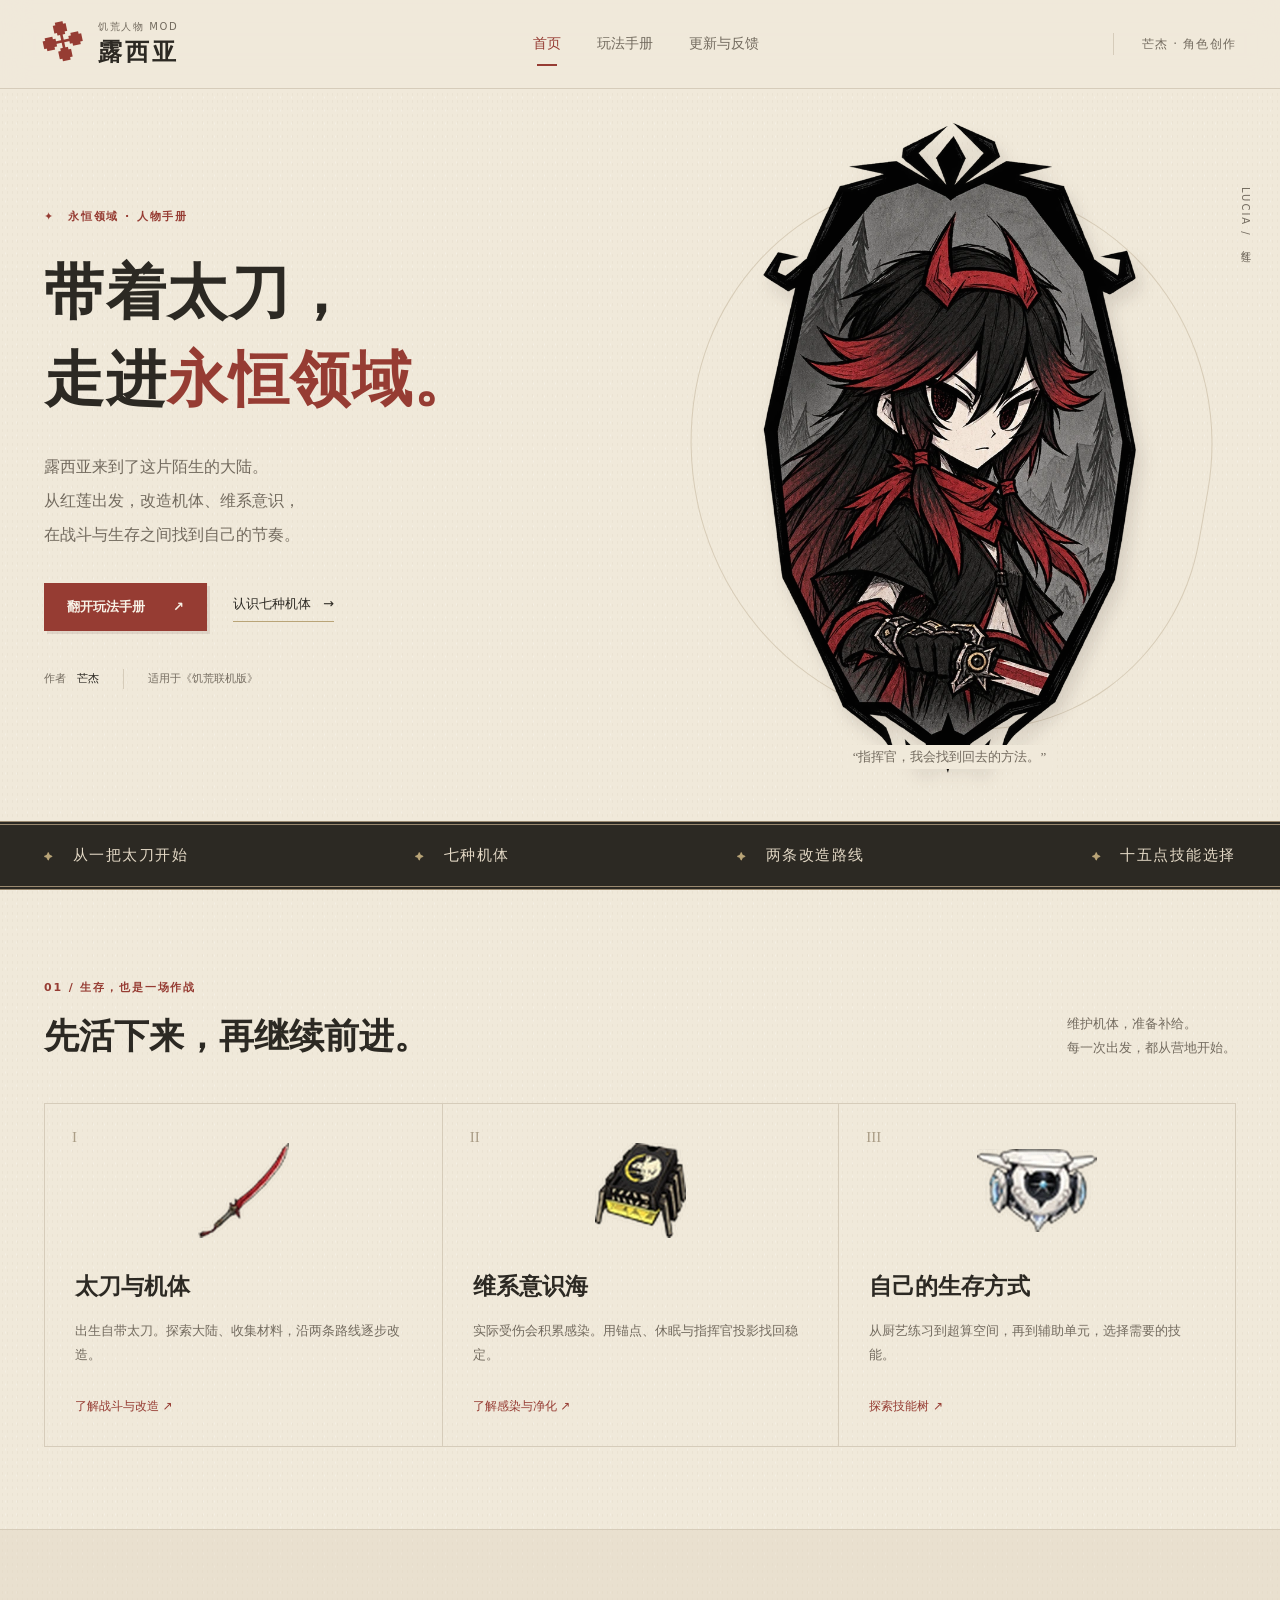
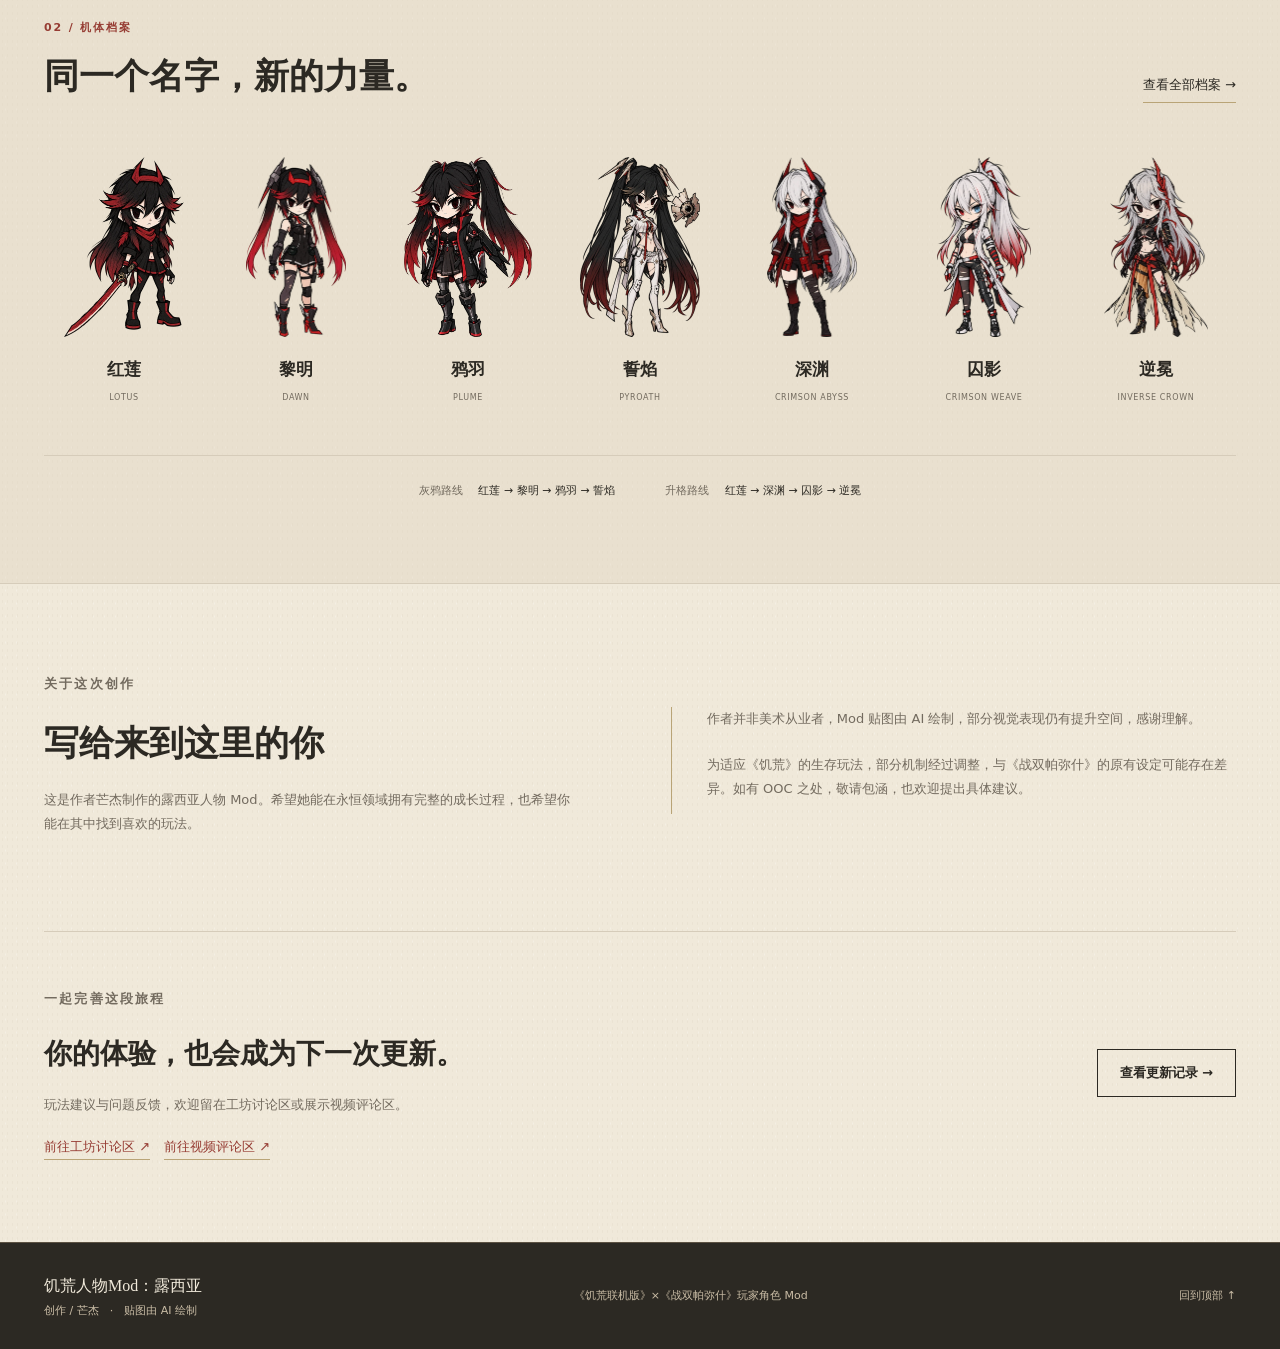
<file: index.html>
<!doctype html>
<html lang="zh-CN">
<head>
  <meta charset="utf-8">
  <meta name="viewport" content="width=device-width, initial-scale=1">
  <meta name="description" content="芒杰制作的饥荒露西亚人物 Mod。了解七种机体、双线改造、技能树、感染机制与物品配方。">
  <meta name="theme-color" content="#282420">
  <title>饥荒人物Mod：露西亚 · 芒杰</title>
  <link rel="icon" href="assets/favicon.webp">
  <link rel="stylesheet" href="style.css">
  <script defer src="data.js"></script>
  <script defer src="app.js"></script>
</head>
<body data-page="home">
  <a class="skip-link" href="#main">跳到正文</a>
  <header class="site-header" id="site-header"></header>
  <main id="main">
    <section class="hero wrap">
      <div class="hero-copy">
        <p class="eyebrow"><span class="small-cross">✦</span> 永恒领域 · 人物手册</p>
        <h1>带着太刀，<br>走进<span>永恒领域。</span></h1>
        <p class="hero-description">露西亚来到了这片陌生的大陆。<br>从红莲出发，改造机体、维系意识，<br>在战斗与生存之间找到自己的节奏。</p>
        <div class="hero-actions"><a class="button primary" href="guide.html">翻开玩法手册 <span>↗</span></a><a class="text-link" href="guide.html#frames">认识七种机体 <span>→</span></a></div>
        <div class="hero-meta"><span>作者 <strong>芒杰</strong></span><span>适用于《饥荒联机版》</span></div>
      </div>
      <div class="hero-art"><span class="art-label">LUCIA / 红莲</span><img src="assets/hero.webp" alt="露西亚红莲手握太刀的手绘风格立绘" fetchpriority="high"><span class="art-caption">“指挥官，我会找到回去的方法。”</span></div>
    </section>
    <div class="chapter-strip"><div class="wrap strip-inner"><span>从一把太刀开始</span><span>七种机体</span><span>两条改造路线</span><span>十五点技能选择</span></div></div>
    <section class="section wrap" aria-labelledby="journey-title">
      <div class="section-heading"><div><p class="eyebrow">01 / 生存，也是一场作战</p><h2 id="journey-title">先活下来，再继续前进。</h2></div><p>维护机体，准备补给。<br>每一次出发，都从营地开始。</p></div>
      <div class="feature-grid">
        <a class="feature" href="guide.html#start"><span class="feature-num">I</span><img src="assets/item-lucia_katana.webp" alt="太刀" loading="lazy"><h3>太刀与机体</h3><p>出生自带太刀。探索大陆、收集材料，沿两条路线逐步改造。</p><span class="feature-link">了解战斗与改造 ↗</span></a>
        <a class="feature" href="guide.html#infection"><span class="feature-num">II</span><img src="assets/item-lucia_anchor.webp" alt="意识锚点" loading="lazy"><h3>维系意识海</h3><p>实际受伤会积累感染。用锚点、休眠与指挥官投影找回稳定。</p><span class="feature-link">了解感染与净化 ↗</span></a>
        <a class="feature" href="guide.html#skills"><span class="feature-num">III</span><img src="assets/item-lucia_drone.webp" alt="辅助机" loading="lazy"><h3>自己的生存方式</h3><p>从厨艺练习到超算空间，再到辅助单元，选择需要的技能。</p><span class="feature-link">探索技能树 ↗</span></a>
      </div>
    </section>
    <section class="forms-teaser section" aria-labelledby="forms-title"><div class="wrap"><div class="section-heading"><div><p class="eyebrow">02 / 机体档案</p><h2 id="forms-title">同一个名字，新的力量。</h2></div><a class="text-link" href="guide.html#frames">查看全部档案 →</a></div><div id="home-forms" class="home-forms"></div><div class="route-caption"><span>灰鸦路线 <b>红莲 → 黎明 → 鸦羽 → 誓焰</b></span><span>升格路线 <b>红莲 → 深渊 → 囚影 → 逆冕</b></span></div></div></section>
    <section class="section wrap" aria-labelledby="notice-title"><div class="notice-panel"><div><p class="eyebrow">关于这次创作</p><h2 id="notice-title">写给来到这里的你</h2><p>这是作者芒杰制作的露西亚人物 Mod。希望她能在永恒领域拥有完整的成长过程，也希望你能在其中找到喜欢的玩法。</p></div><div class="author-notes"><p>作者并非美术从业者，Mod 贴图由 AI 绘制，部分视觉表现仍有提升空间，感谢理解。</p><p>为适应《饥荒》的生存玩法，部分机制经过调整，与《战双帕弥什》的原有设定可能存在差异。如有 OOC 之处，敬请包涵，也欢迎提出具体建议。</p></div></div></section>
    <section class="section wrap home-end"><div><p class="eyebrow">一起完善这段旅程</p><h2>你的体验，也会成为下一次更新。</h2><p>玩法建议与问题反馈，欢迎留在工坊讨论区或展示视频评论区。</p><div id="feedback-links" class="feedback-links"></div></div><a class="button outline" href="updates.html">查看更新记录 →</a></section>
  </main>
  <footer id="site-footer"></footer>
</body>
</html>
</file>
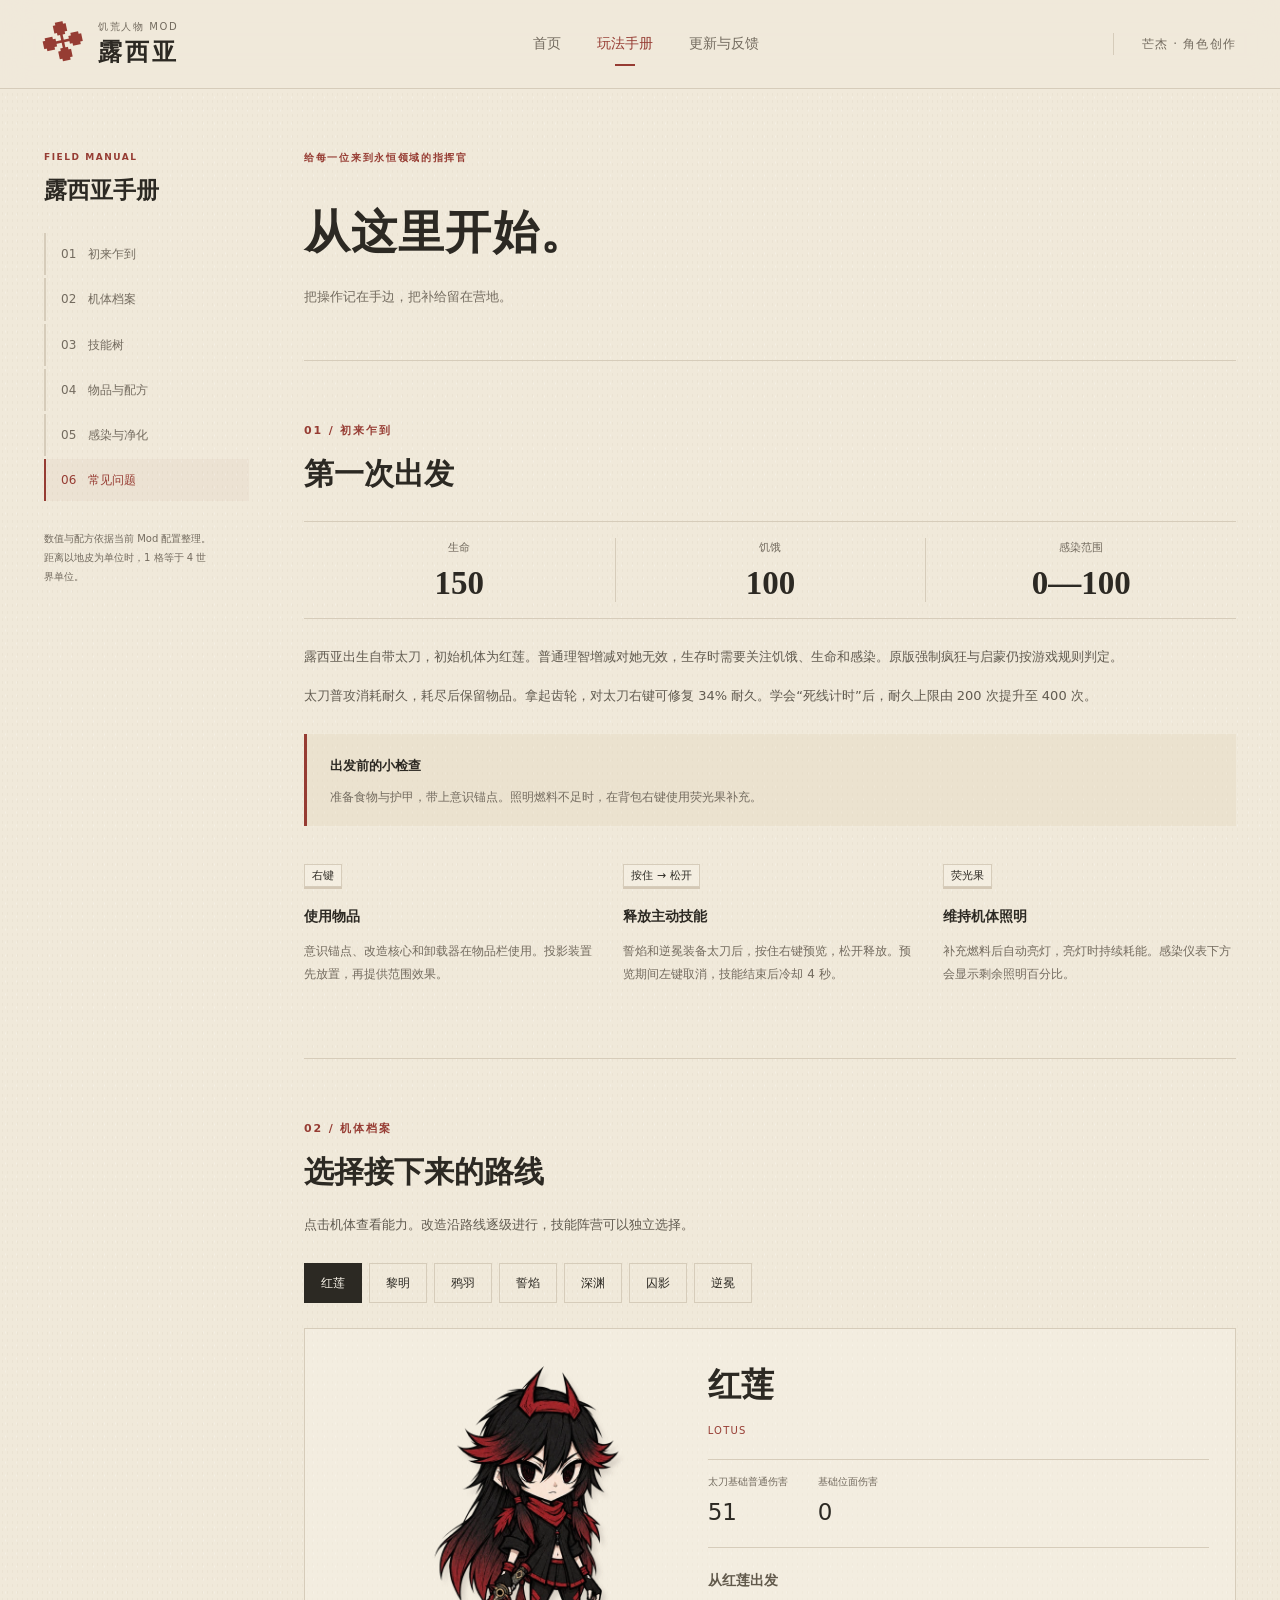
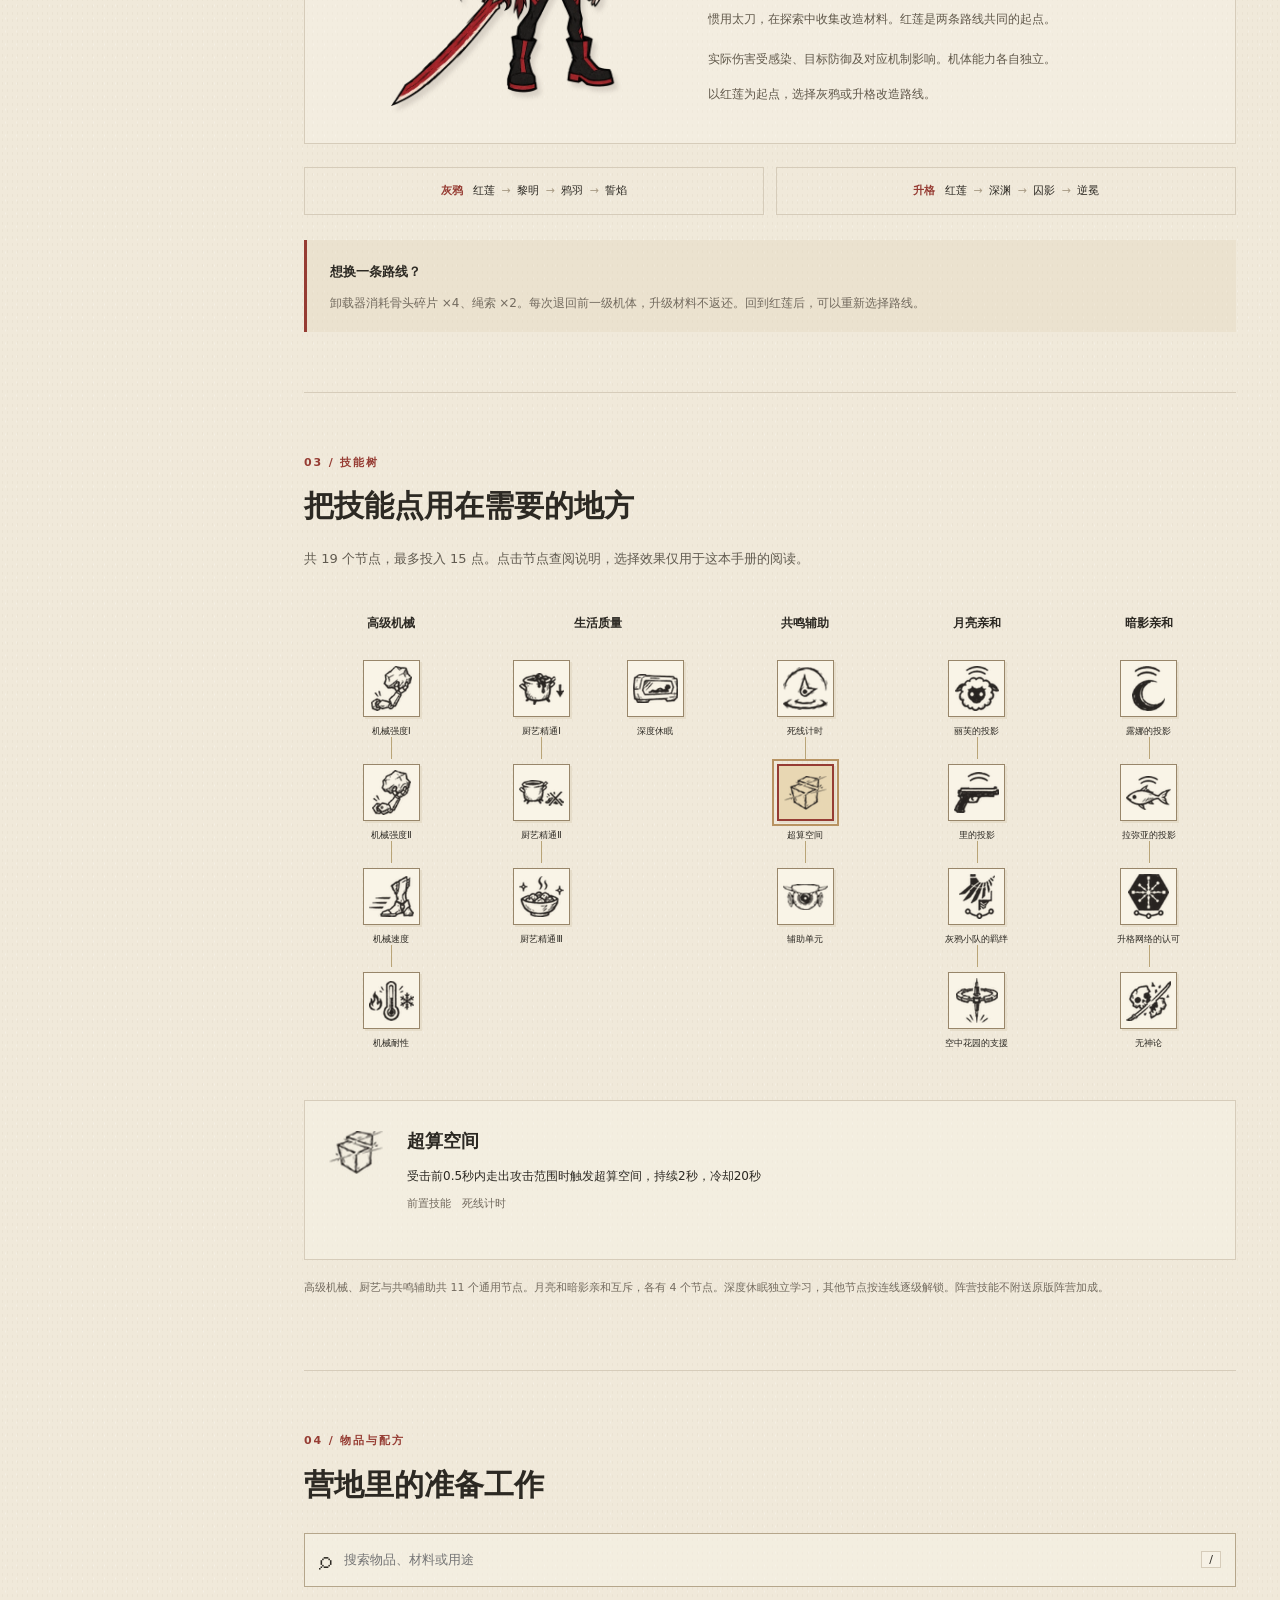
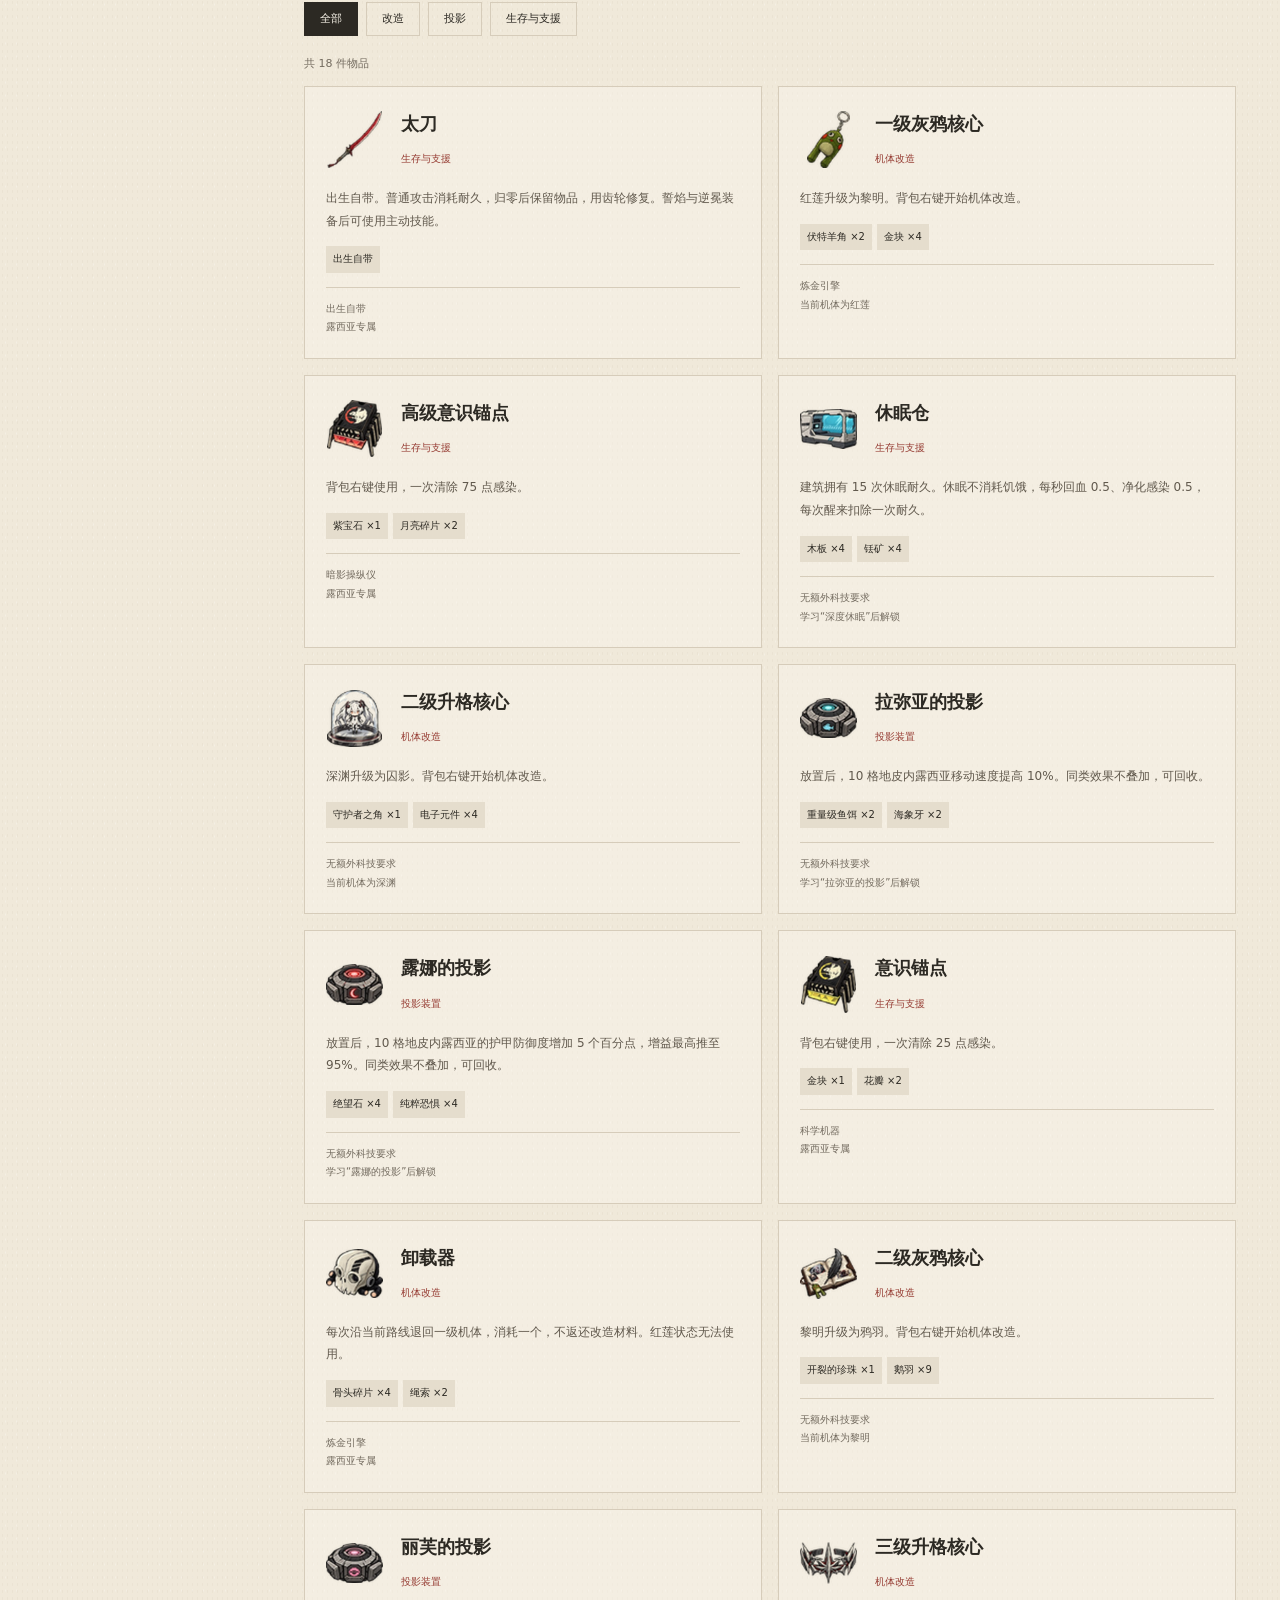
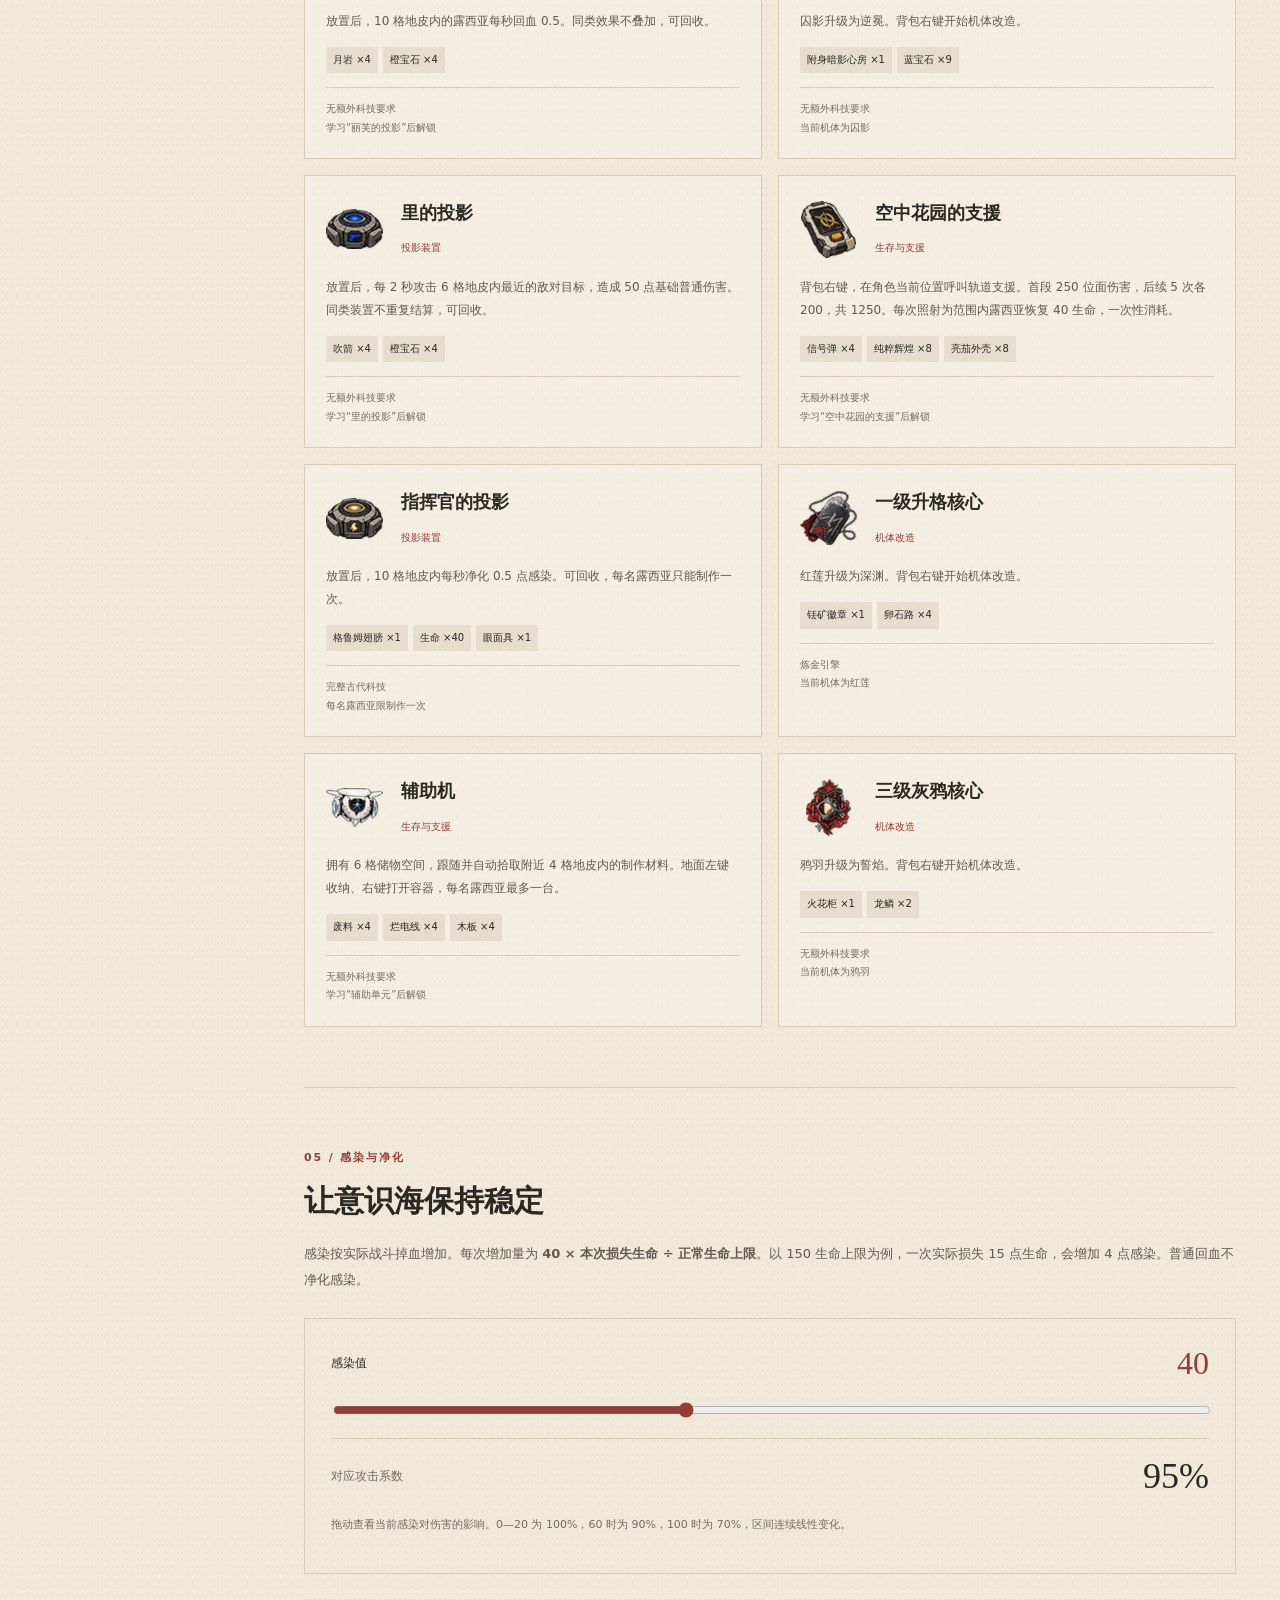
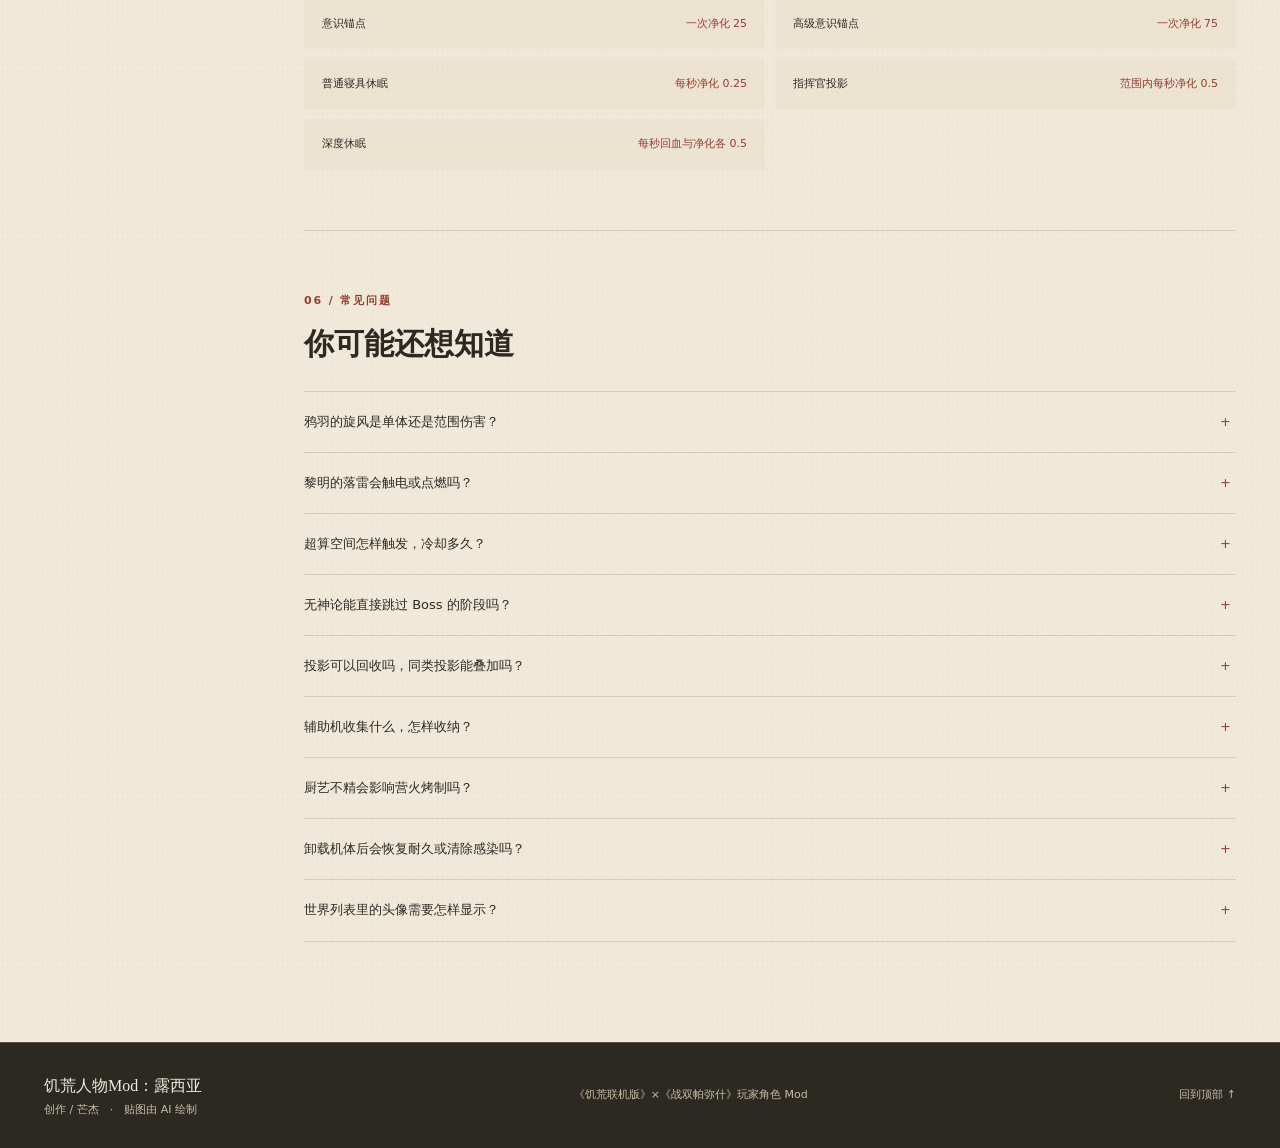
<file: guide.html>
<!doctype html>
<html lang="zh-CN">
<head>
  <meta charset="utf-8"><meta name="viewport" content="width=device-width, initial-scale=1">
  <meta name="description" content="露西亚 Mod 玩法手册。查询七机体属性、技能前置、物品配方、感染净化和操作方式。">
  <meta name="theme-color" content="#282420"><title>玩法手册 · 饥荒人物Mod：露西亚</title>
  <link rel="icon" href="assets/favicon.webp"><link rel="stylesheet" href="style.css"><script defer src="data.js"></script><script defer src="app.js"></script>
</head>
<body data-page="guide">
  <a class="skip-link" href="#main">跳到正文</a><header class="site-header" id="site-header"></header>
  <div class="guide-layout wrap">
    <aside class="guide-sidebar" aria-label="手册目录"><p class="eyebrow">FIELD MANUAL</p><h2>露西亚手册</h2><nav><a href="#start">01　初来乍到</a><a href="#frames">02　机体档案</a><a href="#skills">03　技能树</a><a href="#items">04　物品与配方</a><a href="#infection">05　感染与净化</a><a href="#faq">06　常见问题</a></nav><p class="sidebar-note">数值与配方依据当前 Mod 配置整理。距离以地皮为单位时，1 格等于 4 世界单位。</p></aside>
    <main id="main" class="guide-main">
      <div class="guide-title"><p class="eyebrow">给每一位来到永恒领域的指挥官</p><h1>从这里开始。</h1><p>把操作记在手边，把补给留在营地。</p></div>
      <section class="guide-section" id="start"><p class="eyebrow">01 / 初来乍到</p><h2>第一次出发</h2><div class="vital-stats"><div><span>生命</span><strong id="health-stat">150</strong></div><div><span>饥饿</span><strong id="hunger-stat">100</strong></div><div><span>感染范围</span><strong>0—100</strong></div></div><div class="prose"><p>露西亚出生自带太刀，初始机体为红莲。普通理智增减对她无效，生存时需要关注饥饿、生命和感染。原版强制疯狂与启蒙仍按游戏规则判定。</p><p>太刀普攻消耗耐久，耗尽后保留物品。拿起齿轮，对太刀右键可修复 34% 耐久。学会“死线计时”后，耐久上限由 200 次提升至 400 次。</p></div><div class="note"><strong>出发前的小检查</strong><p>准备食物与护甲，带上意识锚点。照明燃料不足时，在背包右键使用荧光果补充。</p></div><div class="operation-grid"><div><kbd>右键</kbd><h3>使用物品</h3><p>意识锚点、改造核心和卸载器在物品栏使用。投影装置先放置，再提供范围效果。</p></div><div><kbd>按住 → 松开</kbd><h3>释放主动技能</h3><p>誓焰和逆冕装备太刀后，按住右键预览，松开释放。预览期间左键取消，技能结束后冷却 4 秒。</p></div><div><kbd>荧光果</kbd><h3>维持机体照明</h3><p>补充燃料后自动亮灯，亮灯时持续耗能。感染仪表下方会显示剩余照明百分比。</p></div></div></section>
      <section class="guide-section" id="frames"><p class="eyebrow">02 / 机体档案</p><h2>选择接下来的路线</h2><p class="section-intro">点击机体查看能力。改造沿路线逐级进行，技能阵营可以独立选择。</p><div id="form-tabs" class="form-tabs" role="tablist" aria-label="选择机体"></div><div id="form-detail" class="form-detail" role="tabpanel" tabindex="0"></div><div class="route-map"><p><span>灰鸦</span>红莲 <i>→</i> 黎明 <i>→</i> 鸦羽 <i>→</i> 誓焰</p><p><span>升格</span>红莲 <i>→</i> 深渊 <i>→</i> 囚影 <i>→</i> 逆冕</p></div><div class="note"><strong>想换一条路线？</strong><p>卸载器消耗骨头碎片 ×4、绳索 ×2。每次退回前一级机体，升级材料不返还。回到红莲后，可以重新选择路线。</p></div></section>
      <section class="guide-section" id="skills"><p class="eyebrow">03 / 技能树</p><h2>把技能点用在需要的地方</h2><p class="section-intro">共 19 个节点，最多投入 15 点。点击节点查阅说明，选择效果仅用于这本手册的阅读。</p><div class="skill-scroll"><div id="skill-tree" class="skill-tree"></div></div><div id="skill-detail" class="skill-detail" aria-live="polite"></div><p class="fine-print">高级机械、厨艺与共鸣辅助共 11 个通用节点。月亮和暗影亲和互斥，各有 4 个节点。深度休眠独立学习，其他节点按连线逐级解锁。阵营技能不附送原版阵营加成。</p></section>
      <section class="guide-section" id="items"><p class="eyebrow">04 / 物品与配方</p><h2>营地里的准备工作</h2><div class="item-controls"><label class="search-box"><span aria-hidden="true">⌕</span><input id="item-search" type="search" placeholder="搜索物品、材料或用途" aria-label="搜索物品、材料或用途"><kbd>/</kbd></label><div class="filter-tabs" role="group" aria-label="物品类别"><button class="active" type="button" data-filter="all" aria-pressed="true">全部</button><button type="button" data-filter="core" aria-pressed="false">改造</button><button type="button" data-filter="projection" aria-pressed="false">投影</button><button type="button" data-filter="survival" aria-pressed="false">生存与支援</button></div></div><p id="item-count" class="fine-print" aria-live="polite"></p><div id="item-grid" class="item-grid"></div><p id="empty-search" class="empty-search" hidden>还没有找到这件物品，试试它的名称或制作材料。</p></section>
      <section class="guide-section" id="infection"><p class="eyebrow">05 / 感染与净化</p><h2>让意识海保持稳定</h2><div class="prose"><p>感染按实际战斗掉血增加。每次增加量为 <strong>40 × 本次损失生命 ÷ 正常生命上限</strong>。以 150 生命上限为例，一次实际损失 15 点生命，会增加 4 点感染。普通回血不净化感染。</p></div><div class="infection-demo"><label for="infection-range">感染值 <output id="infection-value">40</output></label><input id="infection-range" type="range" min="0" max="100" value="40"><div class="infection-result"><span>对应攻击系数</span><strong id="infection-multiplier">95%</strong></div><p class="fine-print">拖动查看当前感染对伤害的影响。0—20 为 100%，60 时为 90%，100 时为 70%，区间连续线性变化。</p></div><div class="recovery-grid"><div><strong>意识锚点</strong><span>一次净化 25</span></div><div><strong>高级意识锚点</strong><span>一次净化 75</span></div><div><strong>普通寝具休眠</strong><span>每秒净化 0.25</span></div><div><strong>指挥官投影</strong><span>范围内每秒净化 0.5</span></div><div><strong>深度休眠</strong><span>每秒回血与净化各 0.5</span></div></div></section>
      <section class="guide-section" id="faq"><p class="eyebrow">06 / 常见问题</p><h2>你可能还想知道</h2><div class="faq-list">
        <details><summary>鸦羽的旋风是单体还是范围伤害？</summary><p>旋风锁定并跟随触发它的目标，每跳同时伤害目标周围半格地皮内的可攻击单位，每个目标每跳 7 点基础普通伤害，最多 6 跳。锁定目标死亡后，旋风消散。</p></details>
        <details><summary>黎明的落雷会触电或点燃吗？</summary><p>黎明的追加落雷造成 20 点基础普通伤害。触电属性和点燃效果均未应用在这次追加伤害中。</p></details>
        <details><summary>超算空间怎样触发，冷却多久？</summary><p>学会技能后，在原生近战或范围攻击命中前的 0.5 秒内走出攻击范围，可触发持续 2 秒的超算空间，冷却从触发时开始计 20 秒。范围内生物活动速度降至 1/10，玩家保持正常速度。特殊 Boss 自定义攻击的触发需要单独适配。</p></details>
        <details><summary>无神论能直接跳过 Boss 的阶段吗？</summary><p>誓焰或逆冕的飞天斩／居合命中前，目标生命严格低于当前生命上限的 15%，且本次命中实际造成掉血时，可触发斩杀。结算遵循原版无敌、伤害上限、生命下限与强制转阶段规则。符合条件的目标进入血线时会短促闪暗红色。</p></details>
        <details><summary>投影可以回收吗，同类投影能叠加吗？</summary><p>指挥官和四种技能投影均可右键回收。同类投影效果不叠加。指挥官投影每名露西亚只能制作一次，回收后可以重新放置。</p></details>
        <details><summary>辅助机收集什么，怎样收纳？</summary><p>辅助机有 6 格储物空间，会拾取附近 4 格地皮内的制作材料。食材、料理、装备、武器和工具不会自动拾取。地面左键收纳，右键打开储物空间，每名露西亚最多持有一台。</p></details>
        <details><summary>厨艺不精会影响营火烤制吗？</summary><p>只影响露西亚在烹饪锅里制作的正常料理。初始有 10% 概率变成潮湿黏糊，成功料理的正回复为正常的 75%。厨艺Ⅰ降低失败概率，Ⅱ消除这项失败判定，Ⅲ恢复正回复效率。营火烤制按原版处理。</p></details>
        <details><summary>卸载机体后会恢复耐久或清除感染吗？</summary><p>卸载保留生命、饥饿、感染、照明燃料、技能点以及太刀耐久和冷却。机体专属的冰魄／辉光刻印会清空，改造材料不返还。红莲无法继续卸载，失败时不消耗卸载器。</p></details>
        <details><summary>世界列表里的头像需要怎样显示？</summary><p>当前本地安装包包含 lucia 与 lucia_frontend。前者在服务器模组中启用，后者作为客户端头像补丁启用，重新启动游戏后生效。正式工坊安装方式会在订阅入口确定后补充。</p></details>
      </div></section>
    </main>
  </div>
  <footer id="site-footer"></footer>
</body>
</html>
</file>
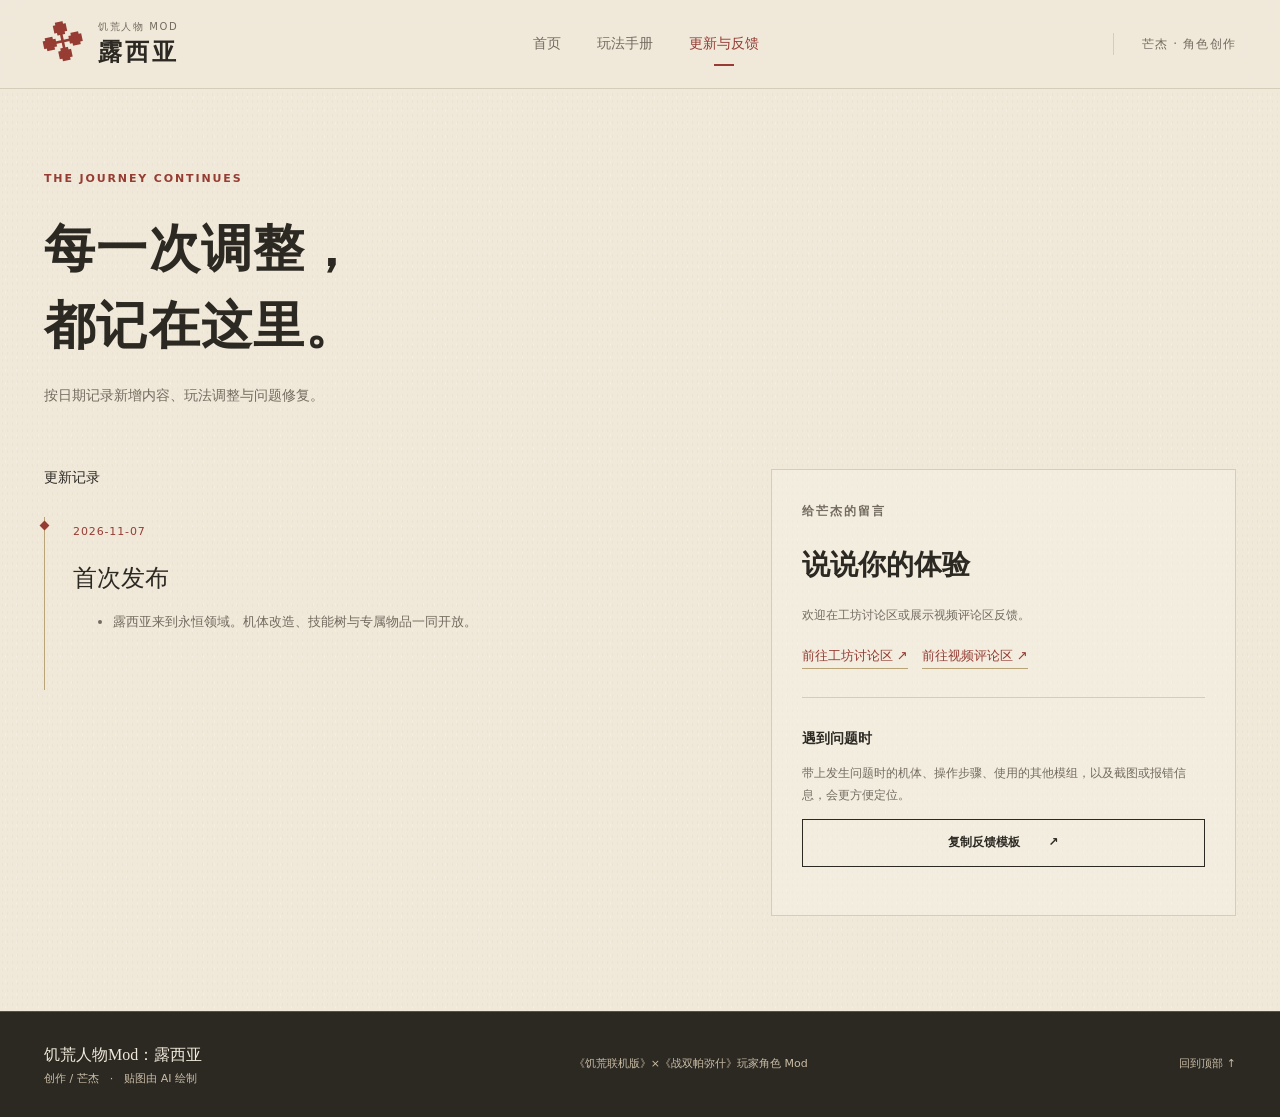
<file: updates.html>
<!doctype html>
<html lang="zh-CN">
<head><meta charset="utf-8"><meta name="viewport" content="width=device-width, initial-scale=1"><meta name="description" content="露西亚 Mod 按日期记录的更新与反馈入口。"><meta name="theme-color" content="#282420"><title>更新与反馈 · 饥荒人物Mod：露西亚</title><link rel="icon" href="assets/favicon.webp"><link rel="stylesheet" href="style.css"><script defer src="data.js"></script><script defer src="app.js"></script></head>
<body data-page="updates"><a class="skip-link" href="#main">跳到正文</a><header class="site-header" id="site-header"></header><main id="main" class="wrap updates-main"><p class="eyebrow">THE JOURNEY CONTINUES</p><h1>每一次调整，<br>都记在这里。</h1><p class="updates-intro">按日期记录新增内容、玩法调整与问题修复。</p><section class="updates-layout"><div><h2 class="small-heading">更新记录</h2><div id="update-list"></div></div><aside class="feedback-panel"><p class="eyebrow">给芒杰的留言</p><h2>说说你的体验</h2><p>欢迎在工坊讨论区或展示视频评论区反馈。</p><div id="feedback-links" class="feedback-links"></div><hr><h3>遇到问题时</h3><p>带上发生问题时的机体、操作步骤、使用的其他模组，以及截图或报错信息，会更方便定位。</p><button type="button" class="button outline" id="copy-feedback">复制反馈模板 <span>↗</span></button><p class="fine-print" id="copy-status" role="status"></p><pre id="feedback-template" tabindex="0" hidden></pre></aside></section></main><footer id="site-footer"></footer></body>
</html>
</file>
<file: style.css>
@charset "UTF-8";
:root {
  --paper: #f0e9da;
  --paper-light: #f8f3e8;
  --ink: #2c2923;
  --muted: #736b5f;
  --red: #963c33;
  --red-dark: #733027;
  --line: #d6ccba;
  --gold: #b9a477;
  --serif: "Noto Serif SC", "Source Han Serif SC", "Songti SC", "SimSun", serif;
  --sans: "Microsoft YaHei", "PingFang SC", system-ui, sans-serif;
}
* { box-sizing: border-box; }
html { scroll-behavior: smooth; scroll-padding-top: 105px; }
body {
  margin: 0;
  color: var(--ink);
  background-color: var(--paper);
  background-image: radial-gradient(#7964460d .65px, transparent .9px), radial-gradient(#ffffff45 .7px, transparent 1px);
  background-size: 5px 7px, 11px 13px;
  font: 15px/1.85 var(--sans);
}
button, input { font: inherit; }
button, a, input { -webkit-tap-highlight-color: transparent; }
a { color: inherit; text-decoration: none; }
button { color: inherit; cursor: pointer; }
img { display: block; max-width: 100%; }
button:focus-visible, a:focus-visible, input:focus-visible, summary:focus-visible, [tabindex]:focus-visible { outline: 3px solid var(--red); outline-offset: 5px; }
::selection { background: #d9b6a6; }
[hidden] { display: none !important; }
.wrap { width: min(1240px, calc(100% - 88px)); margin-inline: auto; }
.skip-link { position: fixed; top: -100px; left: 18px; z-index: 100; padding: 10px 20px; background: var(--paper-light); }
.skip-link:focus { top: 10px; }
.site-header { position: sticky; top: 0; z-index: 20; border-bottom: 1px solid var(--line); background: #f0e9daf5; backdrop-filter: blur(14px); }
.header-inner { min-height: 88px; display: flex; align-items: center; justify-content: space-between; gap: 30px; }
.brand { display: flex; align-items: center; gap: 12px; line-height: 1.2; }
.brand-symbol { font: 42px/1 var(--serif); color: var(--red); transform: rotate(-12deg); }
.brand small { display: block; font-size: 10px; letter-spacing: .16em; color: var(--muted); margin-bottom: 5px; }
.brand strong { font: 24px/1.2 var(--serif); font-weight: 800; letter-spacing: .12em; }
.main-nav { display: flex; gap: 36px; align-items: center; }
.main-nav a { position: relative; font-size: 14px; padding-block: 28px; color: var(--muted); }
.main-nav a:hover, .main-nav a[aria-current="page"] { color: var(--red); }
.main-nav a[aria-current="page"]::after { content: ""; width: 20px; height: 2px; position: absolute; bottom: 19px; left: calc(50% - 10px); background: var(--red); }
.header-author { padding-left: 28px; border-left: 1px solid var(--line); color: var(--muted); font-size: 12px; letter-spacing: .1em; }
.menu-toggle { display: none; background: none; border: 1px solid var(--line); padding: 6px 12px; }
h1, h2, h3, p { margin-top: 0; }
h1, h2 { font-family: var(--serif); }
h1 { letter-spacing: .025em; }
h2 { font-size: clamp(26px, 2.7vw, 36px); line-height: 1.5; margin-bottom: 18px; }
h3 { font-size: 18px; margin-bottom: 10px; }
.eyebrow { font-size: 11px; font-family: var(--sans); font-weight: 600; letter-spacing: .17em; color: var(--red); margin-bottom: 22px; }
.small-cross { margin-right: 7px; }
.hero { display: grid; grid-template-columns: 1.08fr 1fr; align-items: center; min-height: 720px; padding-top: 34px; padding-bottom: 48px; }
.hero-copy { position: relative; z-index: 1; }
.hero h1 { font-size: clamp(42px, 4.7vw, 66px); font-weight: 900; line-height: 1.45; margin-bottom: 27px; }
.hero h1 span { color: var(--red); }
.hero-description { color: var(--muted); font-size: 16px; line-height: 2.1; margin-bottom: 32px; }
.hero-actions { display: flex; flex-wrap: wrap; gap: 26px; align-items: center; }
.button { display: inline-flex; justify-content: center; align-items: center; gap: 28px; min-height: 48px; padding: 10px 22px; font-size: 13px; font-weight: 600; border: 1px solid var(--ink); transition: background .2s, transform .2s; }
.button:hover { transform: translateY(-2px); }
.button.primary { background: var(--red); border-color: var(--red); color: var(--paper-light); box-shadow: 3px 3px 0 #4f29251b; }
.button.primary:hover { background: var(--red-dark); }
.button.outline { background: transparent; }
.button.outline:hover { background: #ddd1bb; }
.text-link { color: var(--ink); font-size: 13px; display: inline-flex; align-items: center; gap: 12px; border-bottom: 1px solid var(--gold); padding-bottom: 5px; }
.text-link:hover { color: var(--red); }
.hero-meta { display: flex; flex-wrap: wrap; gap: 24px; font-size: 11px; color: var(--muted); margin-top: 38px; }
.hero-meta span + span { border-left: 1px solid var(--line); padding-left: 24px; }
.hero-meta strong { font-weight: 500; color: var(--ink); margin-left: 7px; }
.hero-art { height: 650px; position: relative; display: flex; justify-content: center; align-items: center; }
.hero-art::before { content: ""; position: absolute; inset: 60px 25px 50px; border: 1px solid #c3b49b; border-radius: 49% 51% 44% 56%; transform: rotate(10deg); opacity: .55; }
.hero-art img { height: 100%; max-width: 100%; object-fit: contain; position: relative; filter: drop-shadow(6px 10px 8px #2c201b22); }
.art-label { position: absolute; right: -18px; top: 64px; writing-mode: vertical-rl; font-size: 10px; letter-spacing: .2em; color: var(--muted); }
.art-caption { position: absolute; bottom: 4px; font: 13px var(--serif); color: var(--muted); background: var(--paper); padding: 3px 8px; }
.chapter-strip { background: var(--ink); color: #e4d9c6; border-block: 4px double #9a8970; }
.strip-inner { display: flex; justify-content: space-between; flex-wrap: wrap; gap: 16px; padding-block: 21px; font: 15px var(--serif); letter-spacing: .1em; }
.strip-inner span::before { content: "✦"; color: var(--gold); margin-right: 18px; font-size: 9px; vertical-align: middle; }
.section { padding-top: 88px; padding-bottom: 82px; }
.section-heading { display: flex; align-items: flex-end; justify-content: space-between; gap: 30px; margin-bottom: 40px; }
.section-heading h2 { margin-bottom: 0; }
.section-heading .eyebrow { margin-bottom: 13px; }
.section-heading > p { color: var(--muted); font-size: 13px; margin-bottom: 3px; }
.feature-grid { display: grid; grid-template-columns: repeat(3, 1fr); border: 1px solid var(--line); }
.feature { position: relative; padding: 35px 30px 26px; transition: background .2s; }
.feature + .feature { border-left: 1px solid var(--line); }
.feature:hover { background: #f8f3e8a0; }
.feature img { height: 95px; width: 120px; object-fit: contain; margin: 4px auto 28px; image-rendering: auto; }
.feature-num { position: absolute; top: 25px; left: 27px; font: 15px var(--serif); color: #aa9d86; }
.feature h3 { font-family: var(--serif); font-size: 23px; }
.feature p { color: var(--muted); font-size: 13px; }
.feature-link { display: inline-block; margin-top: 15px; color: var(--red); font-size: 12px; }
.forms-teaser { background: #ded3bd66; border-block: 1px solid var(--line); }
.home-forms { display: grid; grid-template-columns: repeat(7, 1fr); gap: 12px; }
.home-form { text-align: center; display: block; padding: 13px 5px 20px; border: 1px solid transparent; transition: transform .2s, border .2s; }
.home-form:hover { transform: translateY(-6px); border-color: var(--gold); background: #f8f3e84d; }
.home-form img { width: 100%; height: 180px; object-fit: contain; object-position: center bottom; margin-bottom: 20px; }
.home-form span { font: 17px var(--serif); font-weight: 700; }
.home-form small { display: block; font: 8px var(--sans); letter-spacing: .08em; color: var(--muted); margin-top: 8px; text-transform: uppercase; }
.route-caption { margin-top: 32px; padding-top: 25px; border-top: 1px solid var(--line); display: flex; flex-wrap: wrap; justify-content: center; gap: 20px 50px; font-size: 11px; color: var(--muted); }
.route-caption b { margin-left: 12px; font-weight: 500; color: var(--ink); }
.notice-panel { display: grid; grid-template-columns: .95fr 1fr; gap: 90px; }
.notice-panel p { color: var(--muted); font-size: 13px; }
.author-notes { border-left: 1px solid var(--gold); padding-left: 35px; align-self: center; }
.author-notes p + p { margin-top: 22px; }
.home-end { border-top: 1px solid var(--line); padding-top: 55px; display: flex; align-items: center; justify-content: space-between; gap: 35px; }
.home-end h2 { font-size: 28px; }
.home-end p { color: var(--muted); font-size: 13px; }
.feedback-links { display: flex; flex-wrap: wrap; gap: 14px; margin-top: 18px; }
.feedback-links p { color: var(--muted); font-size: 12px; margin-bottom: 0; }
.feedback-links a { display: inline-block; border-bottom: 1px solid var(--gold); color: var(--red); font-size: 13px; }
footer { border-top: 1px solid #5b5142; background: var(--ink); color: #cabda6; }
.footer-inner { padding-block: 28px; display: flex; align-items: center; justify-content: space-between; gap: 20px; font-size: 11px; }
.footer-inner strong { color: var(--paper); font-family: var(--serif); font-size: 16px; font-weight: 500; }
.footer-inner a:hover { color: white; }
.guide-layout { display: grid; grid-template-columns: 205px minmax(0, 1fr); gap: 55px; align-items: start; }
.guide-sidebar { position: sticky; top: 125px; padding-top: 5px; margin-top: 55px; }
.guide-sidebar h2 { font-size: 23px; margin-bottom: 25px; }
.guide-sidebar .eyebrow { font-size: 9px; margin-bottom: 8px; }
.guide-sidebar nav { display: flex; flex-direction: column; gap: 3px; }
.guide-sidebar nav a { padding: 10px 10px 10px 15px; font-size: 12px; color: var(--muted); border-left: 2px solid var(--line); }
.guide-sidebar nav a:hover, .guide-sidebar nav a.current { border-left-color: var(--red); color: var(--red); background: #963c3309; }
.sidebar-note { font-size: 10px; color: var(--muted); line-height: 1.9; margin-top: 28px; max-width: 170px; }
.guide-title { padding-top: 60px; padding-bottom: 38px; border-bottom: 1px solid var(--line); }
.guide-title h1 { font-size: 46px; margin-bottom: 10px; }
.guide-title .eyebrow { font-size: 10px; }
.guide-title p:last-child { color: var(--muted); font-size: 13px; }
.guide-section { padding-block: 60px; border-bottom: 1px solid var(--line); }
.guide-section:last-child { border-bottom: none; padding-bottom: 100px; }
.guide-section .eyebrow { margin-bottom: 10px; }
.guide-section h2 { font-size: 30px; }
.section-intro, .prose p { color: #615b50; font-size: 13px; line-height: 2; }
.vital-stats { display: grid; grid-template-columns: repeat(3, 1fr); border-block: 1px solid var(--line); margin: 25px 0; padding-block: 16px; }
.vital-stats div { display: flex; flex-direction: column; align-items: center; }
.vital-stats div + div { border-left: 1px solid var(--line); }
.vital-stats span { font-size: 11px; color: var(--muted); }
.vital-stats strong { font: 33px var(--serif); margin-top: 7px; font-weight: 600; }
.note { margin-top: 25px; padding: 18px 23px; border-left: 3px solid var(--red); background: #e3d6bd66; }
.note strong { font-size: 13px; }
.note p { font-size: 12px; color: var(--muted); margin: 6px 0 0; }
.operation-grid { display: grid; grid-template-columns: repeat(3, 1fr); gap: 26px; margin-top: 35px; }
kbd { font: 11px var(--sans); border: 1px solid var(--line); padding: 4px 7px; background: #faf5eb66; box-shadow: 0 2px 0 #d4c8b5; }
.operation-grid h3 { margin-top: 15px; font-size: 14px; }
.operation-grid p { font-size: 12px; color: var(--muted); line-height: 1.9; }
.form-tabs { display: flex; gap: 7px; flex-wrap: wrap; margin-block: 25px; }
.form-tabs button { border: 1px solid var(--line); padding: 8px 16px; background: transparent; font-size: 12px; }
.form-tabs button[aria-selected="true"] { background: var(--ink); color: var(--paper-light); border-color: var(--ink); }
.form-detail { display: grid; grid-template-columns: .8fr 1.15fr; gap: 28px; align-items: center; padding: 26px; border: 1px solid var(--line); background: #f8f3e866; min-height: 390px; }
.form-portrait { width: 100%; height: 340px; object-fit: contain; filter: drop-shadow(4px 5px 2px #2b211b22); }
.form-detail h3 { font-family: var(--serif); font-size: 33px; margin: 0 0 6px; }
.form-detail .english-name { font-size: 10px; text-transform: uppercase; letter-spacing: .12em; color: var(--red); margin-bottom: 18px; }
.form-detail .ability-name { font-weight: 700; font-size: 14px; }
.form-detail p { font-size: 12px; color: #61594b; }
.form-stats { display: flex; gap: 30px; border-block: 1px solid var(--line); padding-block: 13px; margin-bottom: 20px; }
.form-stats span { display: block; font-size: 10px; color: var(--muted); }
.form-stats strong { font-size: 23px; font-weight: 500; }
.form-detail button { background: transparent; border: none; border-bottom: 1px solid var(--gold); font-size: 12px; padding: 5px 0; color: var(--red); }
.route-map { display: grid; grid-template-columns: repeat(2, 1fr); margin-top: 23px; gap: 12px; }
.route-map p { padding: 13px 8px; text-align: center; font-size: 11px; border: 1px solid var(--line); margin: 0; }
.route-map span { margin-right: 10px; color: var(--red); font-weight: 700; }
.route-map i { margin-inline: 3px; color: #a99c86; font-style: normal; }
.skill-scroll { overflow-x: auto; padding: 15px 4px 24px; }
.skill-tree { display: grid; grid-template-columns: 1fr 1.45fr 1fr 1fr 1fr; gap: 15px; min-width: 660px; padding: 15px 5px 0; }
.branch-label { text-align: center; font: 12px var(--serif); font-weight: 700; margin-bottom: 28px; }
.branch-nodes { display: grid; grid-template-columns: 1fr; grid-auto-rows: 104px; justify-items: center; }
.branch-nodes.cooking { grid-template-columns: 1fr 1fr; }
.skill-node { width: 70px; height: 84px; display: flex; flex-direction: column; align-items: center; gap: 8px; position: relative; padding: 0; border: 0; background: transparent; }
.skill-node.has-next::after { content: ""; width: 1px; height: 22px; background: var(--gold); position: absolute; top: 77px; left: 50%; }
.skill-node .node-icon { width: 57px; height: 57px; padding: 5px; border: 1px solid #98866a; background: #f9f4e7; box-shadow: 2px 2px 0 #af9c7626; display: flex; align-items: center; justify-content: center; }
.skill-node img { width: 45px; height: 45px; object-fit: contain; }
.skill-node span:last-child { font-size: 9px; line-height: 1.4; white-space: normal; }
.skill-node[aria-pressed="true"] .node-icon { border: 2px solid var(--red); background: #e8d7b3; outline: 2px solid #b89362; outline-offset: 3px; }
.skill-node:hover .node-icon { background: #e8d7b3; }
.skill-detail { border: 1px solid var(--line); background: #f8f3e880; padding: 24px; min-height: 160px; display: grid; grid-template-columns: 56px 1fr; gap: 22px; }
.skill-detail img { width: 54px; height: 54px; object-fit: contain; }
.skill-detail h3 { font-family: var(--serif); margin-bottom: 6px; }
.skill-detail p { font-size: 12px; margin-bottom: 7px; }
.skill-detail .prerequisite { color: var(--muted); font-size: 11px; }
.fine-print { font-size: 11px; color: var(--muted); line-height: 1.9; margin-top: 18px; }
.item-controls { margin-top: 26px; }
.search-box { display: flex; gap: 12px; align-items: center; border: 1px solid #b5a68b; padding: 9px 14px; background: #f8f3e880; }
.search-box > span { font-size: 25px; line-height: 1; }
.search-box input { width: 100%; min-width: 0; border: none; background: transparent; outline: none; font-size: 13px; padding: 5px 0; color: var(--ink); }
.search-box:focus-within { outline: 2px solid var(--red); outline-offset: 2px; }
.search-box input:focus-visible { outline: none; }
.search-box kbd { box-shadow: none; padding: 1px 7px; }
.filter-tabs { display: flex; flex-wrap: wrap; gap: 8px; margin-top: 15px; }
.filter-tabs button { font-size: 11px; background: none; border: 1px solid var(--line); padding: 6px 15px; }
.filter-tabs button.active { background: var(--ink); color: var(--paper-light); border-color: var(--ink); }
.item-grid { display: grid; grid-template-columns: repeat(2, minmax(0, 1fr)); gap: 16px; }
.item-card { border: 1px solid var(--line); padding: 21px; background: #faf6ee66; }
.item-card-header { display: flex; align-items: center; gap: 18px; margin-bottom: 15px; }
.item-card-header img { width: 57px; height: 57px; object-fit: contain; }
.item-card h3 { font-family: var(--serif); font-size: 18px; margin: 0 0 3px; }
.item-card .item-category { font-size: 10px; color: var(--red); }
.item-card p { font-size: 12px; color: #61594d; line-height: 1.9; margin-bottom: 14px; }
.ingredients { display: flex; flex-wrap: wrap; gap: 5px; margin-bottom: 14px; }
.ingredients span { font-size: 10px; background: #e5ddcd; padding: 4px 7px; }
.item-unlock { border-top: 1px solid var(--line); padding-top: 12px; font-size: 10px; color: var(--muted); }
.empty-search { text-align: center; padding: 40px; border: 1px dashed var(--gold); color: var(--muted); font-size: 13px; }
.infection-demo { border: 1px solid var(--line); padding: 26px; margin-block: 25px; }
.infection-demo > label { display: flex; align-items: center; justify-content: space-between; font-size: 12px; }
.infection-demo output { font: 32px var(--serif); color: var(--red); }
.infection-demo input { width: 100%; accent-color: var(--red); margin-block: 20px; cursor: pointer; }
.infection-result { display: flex; align-items: center; justify-content: space-between; border-top: 1px solid var(--line); padding-top: 16px; }
.infection-result span { font-size: 12px; color: var(--muted); }
.infection-result strong { font: 36px var(--serif); }
.recovery-grid { display: grid; grid-template-columns: repeat(2, 1fr); gap: 10px; }
.recovery-grid div { padding: 15px 18px; background: #e3d6bd55; display: flex; flex-wrap: wrap; justify-content: space-between; gap: 5px; }
.recovery-grid strong { font-size: 11px; font-weight: 500; }
.recovery-grid span { font-size: 11px; color: var(--red); }
.faq-list { margin-top: 25px; }
.faq-list details { border-top: 1px solid var(--line); }
.faq-list details:last-child { border-bottom: 1px solid var(--line); }
.faq-list summary { list-style: none; cursor: pointer; padding: 18px 30px 18px 0; font-size: 13px; position: relative; }
.faq-list summary::-webkit-details-marker { display: none; }
.faq-list summary::after { content: "+"; position: absolute; right: 5px; color: var(--red); }
.faq-list details[open] summary::after { content: "−"; }
.faq-list details p { font-size: 12px; color: var(--muted); padding: 0 30px 12px 0; }
.updates-main { padding-top: 80px; padding-bottom: 95px; min-height: 70vh; }
.updates-main > h1 { font-size: clamp(36px, 4vw, 54px); line-height: 1.5; margin-bottom: 18px; }
.updates-intro { color: var(--muted); font-size: 14px; }
.updates-layout { margin-top: 60px; display: grid; grid-template-columns: 1.4fr 1fr; gap: 75px; }
.small-heading { font: 14px var(--sans); margin-bottom: 30px; }
.timeline-entry { border-left: 1px solid var(--gold); padding: 0 0 40px 28px; position: relative; }
.timeline-entry::before { content: ""; position: absolute; top: 5px; left: -4px; width: 7px; height: 7px; background: var(--red); transform: rotate(45deg); }
.timeline-entry time, .timeline-label { font-size: 11px; color: var(--red); letter-spacing: .08em; }
.timeline-entry h3 { font: 24px var(--serif); margin-top: 17px; }
.timeline-entry p, .timeline-entry li { font-size: 13px; color: var(--muted); line-height: 2; }
.feedback-panel { padding: 30px; border: 1px solid var(--line); align-self: start; background: #f8f3e866; }
.feedback-panel h2 { font-size: 28px; }
.feedback-panel p { color: var(--muted); font-size: 12px; }
.feedback-panel hr { border: none; border-top: 1px solid var(--line); margin-block: 28px; }
.feedback-panel h3 { font-size: 14px; }
.feedback-panel .button { width: 100%; font-size: 12px; }
.feedback-panel pre { white-space: pre-wrap; font-size: 11px; padding: 15px; background: #e3d6bd66; }
@media (min-width: 1600px) { .hero { min-height: 780px; } .hero-art { height: 700px; } }
@media (max-width: 1100px) {
  .wrap { width: calc(100% - 56px); }
  .hero { min-height: 630px; }
  .hero-art { height: 570px; }
  .hero h1 { font-size: 48px; }
  .home-form img { height: 140px; }
  .guide-layout { grid-template-columns: 170px minmax(0, 1fr); gap: 30px; }
  .guide-sidebar h2 { font-size: 20px; }
  .guide-sidebar nav a { font-size: 11px; }
  .form-detail { grid-template-columns: .8fr 1fr; padding: 18px; gap: 15px; }
  .form-portrait { height: 290px; }
  .route-map { grid-template-columns: 1fr; }
  .notice-panel { gap: 50px; }
}
@media (max-width: 760px) {
  html { scroll-padding-top: 85px; }
  .wrap { width: calc(100% - 36px); }
  .header-inner { min-height: 73px; gap: 10px; }
  .brand-symbol { font-size: 33px; }
  .brand strong { font-size: 20px; }
  .brand small { font-size: 8px; }
  .header-author { display: none; }
  .menu-toggle { display: block; font-size: 12px; }
  .main-nav { display: none; position: absolute; top: 73px; left: 0; right: 0; padding: 13px 24px; background: var(--paper-light); border-bottom: 1px solid var(--line); gap: 25px; }
  .main-nav.open { display: flex; }
  .main-nav a { padding: 10px 0; font-size: 12px; }
  .main-nav a[aria-current="page"]::after { bottom: 2px; }
  .hero { grid-template-columns: 1fr; padding-top: 40px; padding-bottom: 35px; min-height: auto; }
  .hero-copy { text-align: center; }
  .hero h1 { font-size: clamp(36px, 9vw, 52px); line-height: 1.4; }
  .hero .eyebrow { font-size: 9px; margin-bottom: 18px; }
  .hero-description { font-size: 13px; margin-bottom: 25px; }
  .hero-actions, .hero-meta { justify-content: center; }
  .hero-meta { margin-top: 25px; }
  .hero-art { height: 475px; margin-top: 25px; }
  .hero-art img { max-width: 88%; }
  .hero-art::before { inset: 45px 35px; }
  .art-label { right: 0; }
  .art-caption { bottom: -6px; font-size: 11px; }
  .strip-inner { display: grid; grid-template-columns: 1fr 1fr; gap: 14px 10px; font-size: 11px; }
  .strip-inner span::before { margin-right: 9px; }
  .section { padding-block: 55px; }
  .section-heading { gap: 18px; align-items: start; flex-direction: column; margin-bottom: 28px; }
  .section-heading > p { font-size: 12px; }
  .feature-grid { grid-template-columns: 1fr; }
  .feature { padding: 26px; }
  .feature + .feature { border-left: none; border-top: 1px solid var(--line); }
  .feature img { height: 80px; margin-top: 0; margin-bottom: 20px; }
  .feature h3 { font-size: 22px; }
  .home-forms { grid-template-columns: repeat(4, 1fr); gap: 10px 4px; }
  .home-form img { height: 125px; }
  .home-form { padding: 8px 1px 15px; }
  .home-form span { font-size: 15px; }
  .home-form small { font-size: 6px; }
  .route-caption { flex-direction: column; gap: 12px; font-size: 10px; }
  .notice-panel { grid-template-columns: 1fr; gap: 25px; }
  .author-notes { padding-left: 20px; }
  .home-end { flex-direction: column; align-items: flex-start; gap: 25px; }
  .home-end h2 { font-size: 25px; }
  .footer-inner { flex-direction: column; align-items: flex-start; gap: 14px; }
  .guide-layout { display: block; }
  .guide-sidebar { position: static; margin-top: 24px; padding-bottom: 20px; border-bottom: 1px solid var(--line); }
  .guide-sidebar h2, .guide-sidebar > .eyebrow, .sidebar-note { display: none; }
  .guide-sidebar nav { flex-direction: row; flex-wrap: wrap; gap: 8px; }
  .guide-sidebar nav a { padding: 5px 8px; border: 1px solid var(--line); font-size: 10px; }
  .guide-title { padding-top: 35px; padding-bottom: 20px; }
  .guide-title h1 { font-size: 36px; }
  .guide-section { padding-block: 40px; }
  .guide-section h2 { font-size: 26px; }
  .operation-grid { grid-template-columns: 1fr; gap: 18px; }
  .operation-grid h3 { margin: 12px 0 6px; }
  .form-tabs { gap: 5px; }
  .form-tabs button { padding: 7px 11px; font-size: 11px; }
  .form-detail { grid-template-columns: 1fr; padding: 22px; gap: 16px; }
  .form-portrait { height: 270px; }
  .form-detail h3 { font-size: 30px; }
  .form-detail p { font-size: 12px; }
  .form-stats { margin-bottom: 14px; }
  .skill-scroll { margin-right: -6px; }
  .skill-detail { gap: 14px; padding: 20px 15px; grid-template-columns: 44px 1fr; }
  .skill-detail img { width: 42px; height: 42px; }
  .item-grid { grid-template-columns: 1fr; }
  .filter-tabs button { padding: 6px 11px; }
  .recovery-grid { grid-template-columns: 1fr; }
  .infection-demo { padding: 20px; }
  .updates-main { padding-top: 45px; padding-bottom: 60px; }
  .updates-layout { grid-template-columns: 1fr; gap: 30px; margin-top: 40px; }
  .feedback-panel { padding: 24px; }
}
@media (prefers-reduced-motion: reduce) { html { scroll-behavior: auto; } *, *::before, *::after { transition: none !important; animation: none !important; } }
</file>
